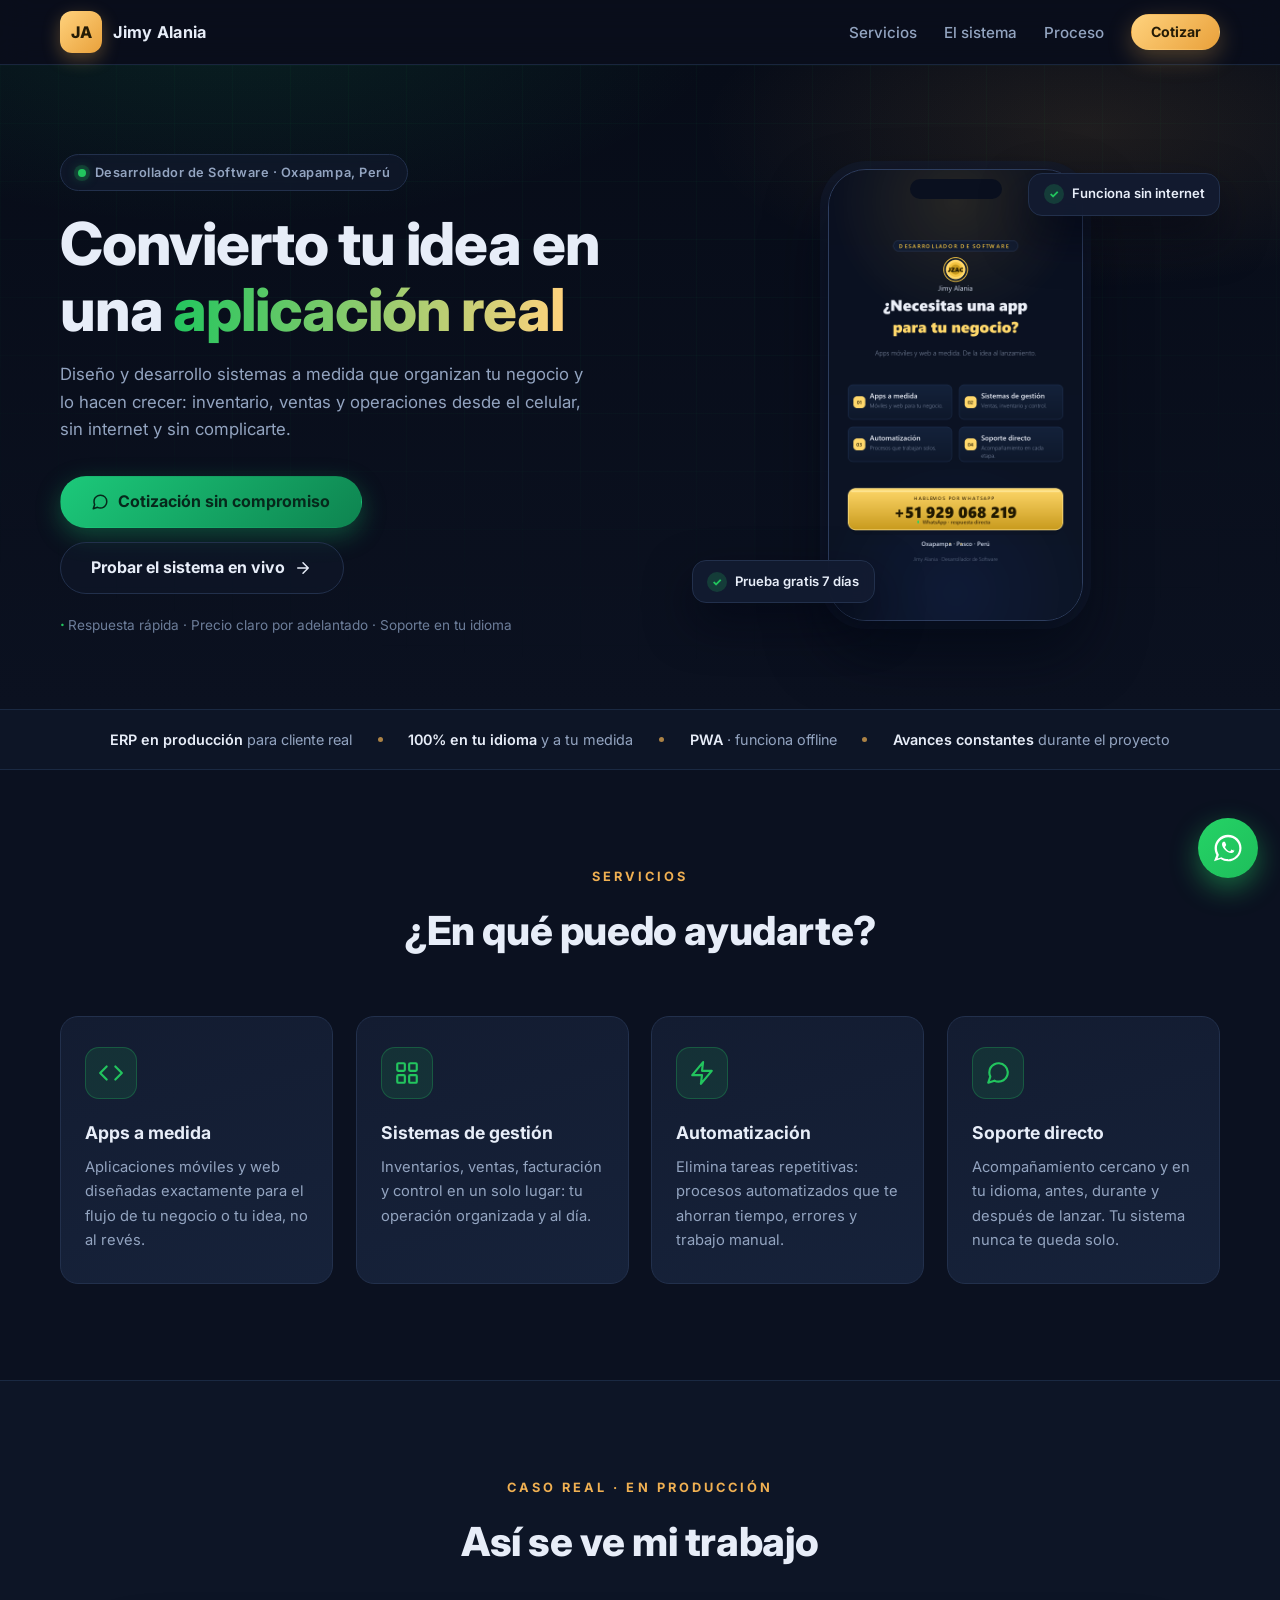
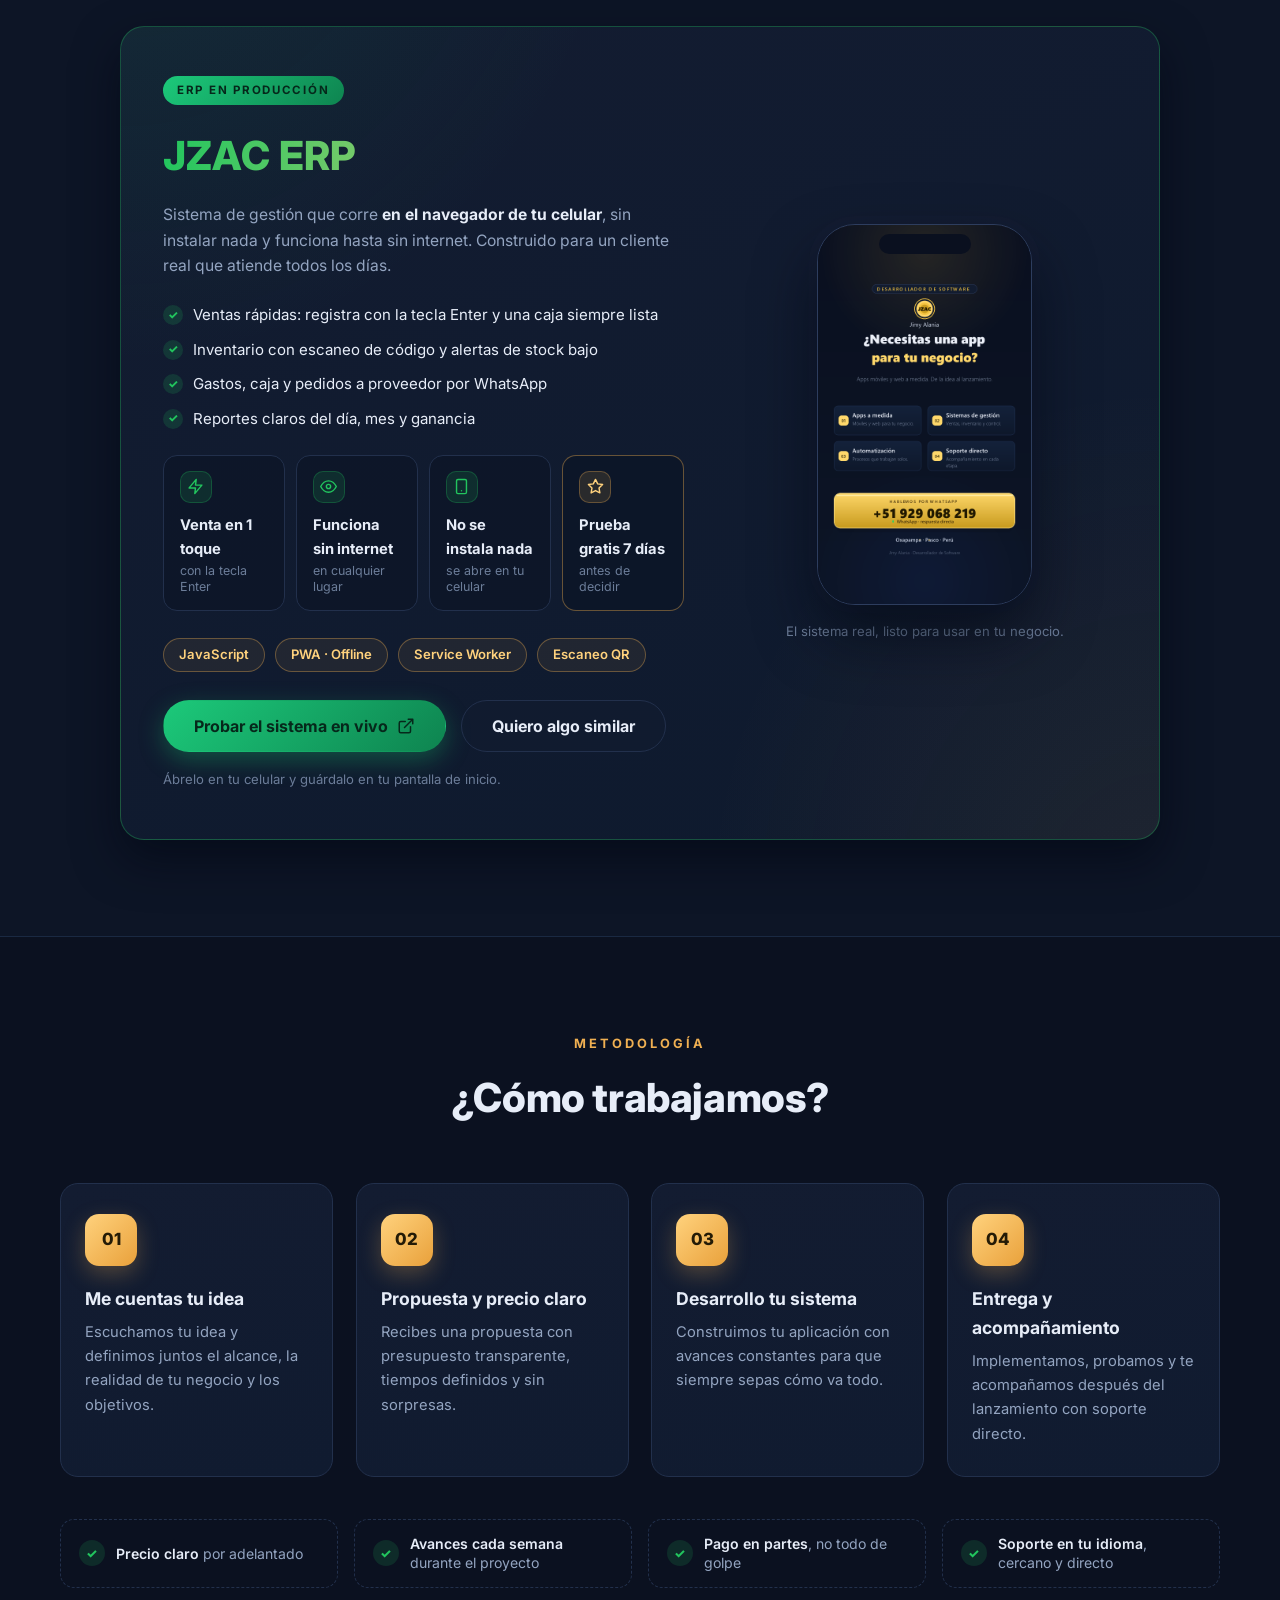
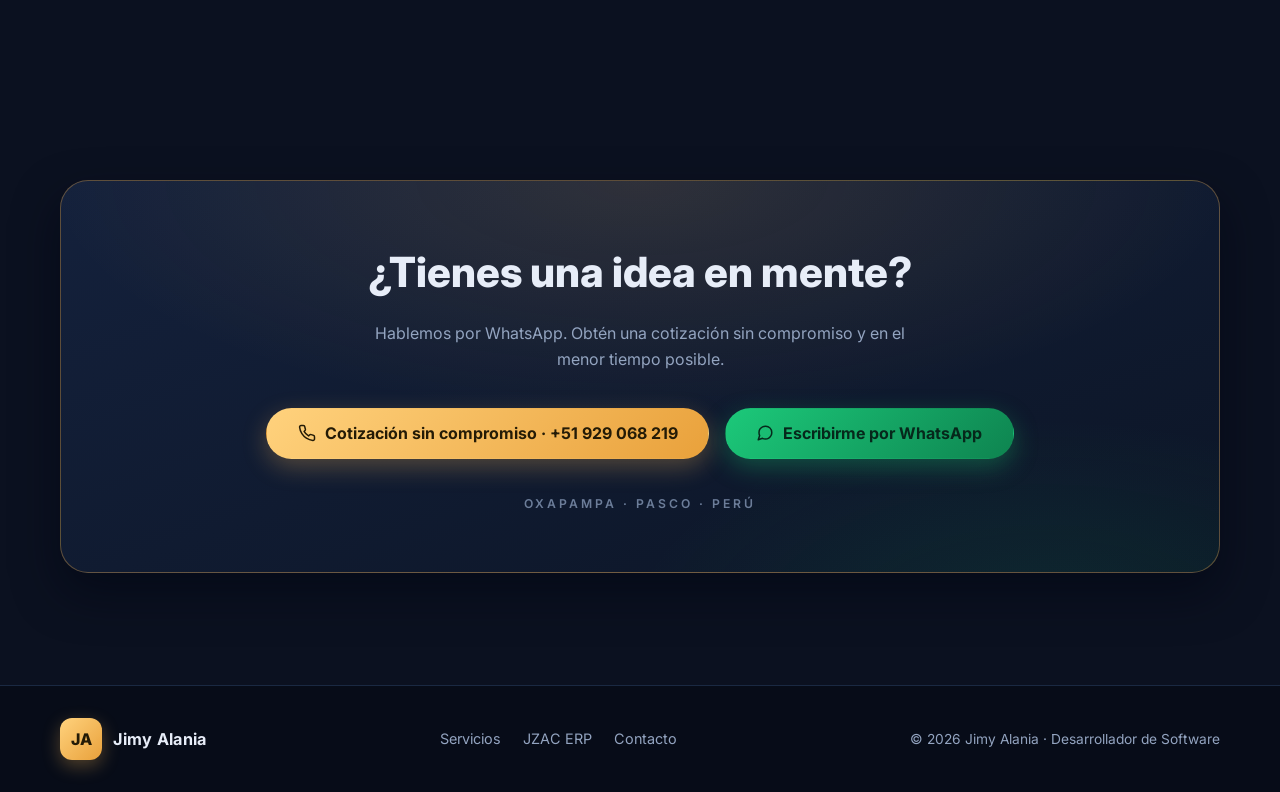
<file: index.html>
<!DOCTYPE html>
<html lang="es">
<head>
  <meta charset="UTF-8">
  <meta name="viewport" content="width=device-width, initial-scale=1.0">
  <title>Jimy Alania | Aplicaciones a medida y sistemas de gestión</title>
  <meta name="description" content="Portafolio de Jimy Alania. Convierto tu idea en una aplicación real: sistemas de gestión, apps a medida, automatización y soporte directo. Conoce JZAC ERP, un sistema en producción.">
  <meta name="theme-color" content="#0B1120">
  <link rel="icon" type="image/png" href="icono_jzac_erp.png">
  <!-- Open Graph -->
  <meta property="og:title" content="Jimy Alania | Aplicaciones a medida y sistemas de gestión">
  <meta property="og:description" content="Convierto tu idea en una aplicación real. Sistemas de gestión, apps a medida, automatización y soporte directo.">
  <meta property="og:type" content="website">
  <meta property="og:url" content="https://jzac-alania.github.io/">
  <meta property="og:image" content="https://jzac-alania.github.io/logo_jzac.png">
  <!-- Google Fonts -->
  <link rel="preconnect" href="https://fonts.googleapis.com">
  <link rel="preconnect" href="https://fonts.gstatic.com" crossorigin>
  <link href="https://fonts.googleapis.com/css2?family=Inter:wght@400;500;600;700;800&display=swap" rel="stylesheet">
  <link rel="stylesheet" href="styles.css">
</head>
<body>

  <!-- ===== PRELOADER ===== -->
  <div class="preloader" id="preloader" aria-hidden="true">
    <div class="preloader-inner">
      <span class="logo-mark">JA</span>
      <div class="spinner" aria-hidden="true"></div>
      <p>Jimy Alania</p>
    </div>
  </div>
  <div class="scroll-progress" id="scroll-progress" aria-hidden="true"></div>

  <!-- ===== NAVBAR ===== -->
  <header class="navbar" id="top">
    <div class="container nav-inner">
      <a href="#top" class="navbar-logo">
        <span class="logo-mark">JA</span>
        <span class="logo-name">Jimy Alania</span>
      </a>
      <nav class="nav-links" id="nav-links">
        <a href="#servicios">Servicios</a>
        <a href="#sistema">El sistema</a>
        <a href="#proceso">Proceso</a>
        <a href="#contacto" class="btn btn-small btn-gold">Cotizar</a>
      </nav>
      <button class="nav-toggle" id="nav-toggle" aria-label="Abrir menú" aria-expanded="false">
        <span></span><span></span><span></span>
      </button>
    </div>
  </header>

  <main>

    <!-- ===== HERO ===== -->
    <section class="hero">
      <div class="hero-bg" aria-hidden="true"></div>
      <div class="container hero-grid">
        <div class="hero-copy">
          <p class="pill hero-in" style="--d:0">
            <span class="pill-dot"></span>
            Desarrollador de Software · Oxapampa, Perú
          </p>
          <h1 class="hero-title hero-in" style="--d:1">Convierto tu idea en una <span class="grad-text">aplicación real</span></h1>
          <p class="hero-sub hero-in" style="--d:2">
            Diseño y desarrollo sistemas a medida que organizan tu negocio y lo hacen crecer:
            inventario, ventas y operaciones desde el celular, sin internet y sin complicarte.
          </p>
          <div class="hero-actions hero-in" style="--d:3">
            <a class="btn btn-green btn-lg" href="https://wa.me/51929068219?text=Hola%20Jimy%2C%20vi%20tu%20portafolio%20y%20me%20interesa%20una%20cotizaci%C3%B3n" target="_blank" rel="noopener">
              <svg viewBox="0 0 24 24" fill="none" stroke="currentColor" stroke-width="2" stroke-linecap="round" stroke-linejoin="round" aria-hidden="true"><path d="M21 11.5a8.38 8.38 0 0 1-.9 3.8 8.5 8.5 0 0 1-7.6 4.7 8.38 8.38 0 0 1-3.8-.9L3 21l1.9-5.7a8.38 8.38 0 0 1-.9-3.8 8.5 8.5 0 0 1 4.7-7.6 8.38 8.38 0 0 1 3.8-.9h.5a8.48 8.48 0 0 1 8 8v.5z"/></svg>
              Cotización sin compromiso
            </a>
            <a class="btn btn-ghost btn-lg" href="erp/">
              Probar el sistema en vivo
              <svg viewBox="0 0 24 24" fill="none" stroke="currentColor" stroke-width="2" stroke-linecap="round" stroke-linejoin="round" aria-hidden="true"><path d="M5 12h14M12 5l7 7-7 7"/></svg>
            </a>
          </div>
          <p class="hero-note hero-in" style="--d:4">Respuesta rápida · Precio claro por adelantado · Soporte en tu idioma</p>
        </div>

        <div class="hero-visual">
          <div class="phone hero-in" style="--d:5">
            <div class="phone-notch" aria-hidden="true"></div>
            <img src="banner_estado_whatsapp.png" alt="Vista del sistema JZAC ERP desde el celular" loading="eager">
          </div>
          <div class="float-card float-a">
            <span class="float-check">✓</span>
            Funciona sin internet
          </div>
          <div class="float-card float-b">
            <span class="float-check">✓</span>
            Prueba gratis 7 días
          </div>
        </div>
      </div>
    </section>

    <!-- ===== TRUST STRIP ===== -->
    <section class="strip" aria-label="Beneficios">
      <div class="container strip-inner">
        <span class="strip-item"><b>ERP en producción</b> para cliente real</span>
        <span class="strip-sep" aria-hidden="true"></span>
        <span class="strip-item"><b>100% en tu idioma</b> y a tu medida</span>
        <span class="strip-sep" aria-hidden="true"></span>
        <span class="strip-item"><b>PWA</b> · funciona offline</span>
        <span class="strip-sep" aria-hidden="true"></span>
        <span class="strip-item"><b>Avances constantes</b> durante el proyecto</span>
      </div>
    </section>

    <!-- ===== SERVICIOS ===== -->
    <section class="section" id="servicios">
      <div class="container">
        <p class="section-eyebrow">Servicios</p>
        <h2 class="section-title">¿En qué puedo ayudarte?</h2>
        <div class="grid services-grid">
          <article class="card reveal">
            <div class="card-icon" aria-hidden="true">
              <svg viewBox="0 0 24 24" fill="none" stroke="currentColor" stroke-width="2" stroke-linecap="round" stroke-linejoin="round"><polyline points="16 18 22 12 16 6"/><polyline points="8 6 2 12 8 18"/></svg>
            </div>
            <h3>Apps a medida</h3>
            <p>Aplicaciones móviles y web diseñadas exactamente para el flujo de tu negocio o tu idea, no al revés.</p>
          </article>
          <article class="card reveal">
            <div class="card-icon" aria-hidden="true">
              <svg viewBox="0 0 24 24" fill="none" stroke="currentColor" stroke-width="2" stroke-linecap="round" stroke-linejoin="round"><rect x="3" y="3" width="7" height="7" rx="1"/><rect x="14" y="3" width="7" height="7" rx="1"/><rect x="14" y="14" width="7" height="7" rx="1"/><rect x="3" y="14" width="7" height="7" rx="1"/></svg>
            </div>
            <h3>Sistemas de gestión</h3>
            <p>Inventarios, ventas, facturación y control en un solo lugar: tu operación organizada y al día.</p>
          </article>
          <article class="card reveal">
            <div class="card-icon" aria-hidden="true">
              <svg viewBox="0 0 24 24" fill="none" stroke="currentColor" stroke-width="2" stroke-linecap="round" stroke-linejoin="round"><polygon points="13 2 3 14 12 14 11 22 21 10 12 10 13 2"/></svg>
            </div>
            <h3>Automatización</h3>
            <p>Elimina tareas repetitivas: procesos automatizados que te ahorran tiempo, errores y trabajo manual.</p>
          </article>
          <article class="card reveal">
            <div class="card-icon" aria-hidden="true">
              <svg viewBox="0 0 24 24" fill="none" stroke="currentColor" stroke-width="2" stroke-linecap="round" stroke-linejoin="round"><path d="M21 11.5a8.38 8.38 0 0 1-.9 3.8 8.5 8.5 0 0 1-7.6 4.7 8.38 8.38 0 0 1-3.8-.9L3 21l1.9-5.7a8.38 8.38 0 0 1-.9-3.8 8.5 8.5 0 0 1 4.7-7.6 8.38 8.38 0 0 1 3.8-.9h.5a8.48 8.48 0 0 1 8 8v.5z"/></svg>
            </div>
            <h3>Soporte directo</h3>
            <p>Acompañamiento cercano y en tu idioma, antes, durante y después de lanzar. Tu sistema nunca te queda solo.</p>
          </article>
        </div>
      </div>
    </section>

    <!-- ===== PROYECTO / SISTEMA ===== -->
    <section class="section section-alt" id="sistema">
      <div class="container">
        <p class="section-eyebrow">Caso real · en producción</p>
        <h2 class="section-title">Así se ve mi trabajo</h2>

        <article class="featured reveal">
          <div class="featured-copy">
            <span class="featured-badge">ERP en producción</span>
            <h3 class="featured-title">JZAC ERP</h3>
            <p class="featured-desc">
              Sistema de gestión que corre <b>en el navegador de tu celular</b>, sin instalar nada y
              funciona hasta sin internet. Construido para un cliente real que atiende todos los días.
            </p>
            <ul class="feature-check">
              <li>Ventas rápidas: registra con la tecla Enter y una caja siempre lista</li>
              <li>Inventario con escaneo de código y alertas de stock bajo</li>
              <li>Gastos, caja y pedidos a proveedor por WhatsApp</li>
              <li>Reportes claros del día, mes y ganancia</li>
            </ul>
            <div class="sell-points">
              <div class="sell-point">
                <span class="sell-ico" aria-hidden="true">
                  <svg viewBox="0 0 24 24" fill="none" stroke="currentColor" stroke-width="2" stroke-linecap="round" stroke-linejoin="round"><polyline points="13 2 3 14 12 14 11 22 21 10 12 10 13 2"/></svg>
                </span>
                <b>Venta en 1 toque</b>
                <small>con la tecla Enter</small>
              </div>
              <div class="sell-point">
                <span class="sell-ico" aria-hidden="true">
                  <svg viewBox="0 0 24 24" fill="none" stroke="currentColor" stroke-width="2" stroke-linecap="round" stroke-linejoin="round"><path d="M1 12s4-8 11-8 11 8 11 8-4 8-11 8-11-8-11-8z"/><circle cx="12" cy="12" r="3"/></svg>
                </span>
                <b>Funciona sin internet</b>
                <small>en cualquier lugar</small>
              </div>
              <div class="sell-point">
                <span class="sell-ico" aria-hidden="true">
                  <svg viewBox="0 0 24 24" fill="none" stroke="currentColor" stroke-width="2" stroke-linecap="round" stroke-linejoin="round"><rect x="5" y="2" width="14" height="20" rx="2" ry="2"/><line x1="12" y1="18" x2="12.01" y2="18"/></svg>
                </span>
                <b>No se instala nada</b>
                <small>se abre en tu celular</small>
              </div>
              <div class="sell-point sell-point-gold">
                <span class="sell-ico" aria-hidden="true">
                  <svg viewBox="0 0 24 24" fill="none" stroke="currentColor" stroke-width="2" stroke-linecap="round" stroke-linejoin="round"><polygon points="12 2 15.09 8.26 22 9.27 17 14.14 18.18 21.02 12 17.77 5.82 21.02 7 14.14 2 9.27 8.91 8.26 12 2"/></svg>
                </span>
                <b>Prueba gratis 7 días</b>
                <small>antes de decidir</small>
              </div>
            </div>
            <ul class="tech-list" aria-label="Tecnología">
              <li>JavaScript</li>
              <li>PWA · Offline</li>
              <li>Service Worker</li>
              <li>Escaneo QR</li>
            </ul>
            <div class="featured-actions">
              <a class="btn btn-green btn-lg" href="erp/" target="_blank" rel="noopener">
                Probar el sistema en vivo
                <svg viewBox="0 0 24 24" fill="none" stroke="currentColor" stroke-width="2" stroke-linecap="round" stroke-linejoin="round" aria-hidden="true"><path d="M18 13v6a2 2 0 0 1-2 2H5a2 2 0 0 1-2-2V8a2 2 0 0 1 2-2h6M15 3h6v6M10 14L21 3"/></svg>
              </a>
              <a class="btn btn-ghost btn-lg" href="https://wa.me/51929068219?text=Hola%20Jimy%2C%20quiero%20un%20sistema%20como%20el%20JZAC%20ERP%20para%20mi%20negocio" target="_blank" rel="noopener">Quiero algo similar</a>
            </div>
            <p class="featured-note">Ábrelo en tu celular y guárdalo en tu pantalla de inicio.</p>
          </div>

          <div class="featured-visual">
            <div class="phone phone-small">
              <div class="phone-notch" aria-hidden="true"></div>
              <img src="banner_estado_whatsapp.png" alt="Captura del sistema JZAC ERP en un celular" loading="lazy">
            </div>
            <p class="visual-caption">El sistema real, listo para usar en tu negocio.</p>
          </div>
        </article>
      </div>
    </section>

    <!-- ===== PROCESO ===== -->
    <section class="section" id="proceso">
      <div class="container">
        <p class="section-eyebrow">Metodología</p>
        <h2 class="section-title">¿Cómo trabajamos?</h2>
        <ol class="steps">
          <li class="step reveal">
            <span class="step-num">01</span>
            <h3>Me cuentas tu idea</h3>
            <p>Escuchamos tu idea y definimos juntos el alcance, la realidad de tu negocio y los objetivos.</p>
          </li>
          <li class="step reveal">
            <span class="step-num">02</span>
            <h3>Propuesta y precio claro</h3>
            <p>Recibes una propuesta con presupuesto transparente, tiempos definidos y sin sorpresas.</p>
          </li>
          <li class="step reveal">
            <span class="step-num">03</span>
            <h3>Desarrollo tu sistema</h3>
            <p>Construimos tu aplicación con avances constantes para que siempre sepas cómo va todo.</p>
          </li>
          <li class="step reveal">
            <span class="step-num">04</span>
            <h3>Entrega y acompañamiento</h3>
            <p>Implementamos, probamos y te acompañamos después del lanzamiento con soporte directo.</p>
          </li>
        </ol>
        <div class="guarantees" aria-label="Garantías">
          <div class="guarantee">
            <span class="guarantee-icon">✓</span>
            <p><b>Precio claro</b> por adelantado</p>
          </div>
          <div class="guarantee">
            <span class="guarantee-icon">✓</span>
            <p><b>Avances cada semana</b> durante el proyecto</p>
          </div>
          <div class="guarantee">
            <span class="guarantee-icon">✓</span>
            <p><b>Pago en partes</b>, no todo de golpe</p>
          </div>
          <div class="guarantee">
            <span class="guarantee-icon">✓</span>
            <p><b>Soporte en tu idioma</b>, cercano y directo</p>
          </div>
        </div>
      </div>
    </section>

    <!-- ===== CONTACTO / CTA ===== -->
    <section class="section section-cta" id="contacto">
      <div class="container">
        <div class="cta-box reveal">
          <h2 class="cta-title">¿Tienes una idea en mente?</h2>
          <p class="cta-sub">Hablemos por WhatsApp. Obtén una cotización sin compromiso y en el menor tiempo posible.</p>
          <div class="cta-actions">
            <a href="tel:+51929068219" class="btn btn-gold btn-lg">
              <svg viewBox="0 0 24 24" fill="none" stroke="currentColor" stroke-width="2" stroke-linecap="round" stroke-linejoin="round" aria-hidden="true"><path d="M22 16.92v3a2 2 0 0 1-2.18 2 19.79 19.79 0 0 1-8.63-3.07 19.5 19.5 0 0 1-6-6 19.79 19.79 0 0 1-3.07-8.67A2 2 0 0 1 4.11 2h3a2 2 0 0 1 2 1.72c.127.96.361 1.903.7 2.81a2 2 0 0 1-.45 2.11L8.09 9.91a16 16 0 0 0 6 6l1.27-1.27a2 2 0 0 1 2.11-.45c.907.339 1.85.573 2.81.7A2 2 0 0 1 22 16.92z"/></svg>
              Cotización sin compromiso · +51 929 068 219
            </a>
            <a href="https://wa.me/51929068219?text=Hola%20Jimy%20%F0%9F%91%8B%20vi%20tu%20portafolio%2C%20me%20gustar%C3%ADa%20cotizar" class="btn btn-green btn-lg" target="_blank" rel="noopener">
              <svg viewBox="0 0 24 24" fill="none" stroke="currentColor" stroke-width="2" stroke-linecap="round" stroke-linejoin="round" aria-hidden="true"><path d="M21 11.5a8.38 8.38 0 0 1-.9 3.8 8.5 8.5 0 0 1-7.6 4.7 8.38 8.38 0 0 1-3.8-.9L3 21l1.9-5.7a8.38 8.38 0 0 1-.9-3.8 8.5 8.5 0 0 1 4.7-7.6 8.38 8.38 0 0 1 3.8-.9h.5a8.48 8.48 0 0 1 8 8v.5z"/></svg>
              Escribirme por WhatsApp
            </a>
          </div>
          <p class="cta-loc">Oxapampa · Pasco · Perú</p>
        </div>
      </div>
    </section>
  </main>

  <!-- ===== FOOTER ===== -->
  <footer class="footer">
    <div class="container footer-inner">
      <a href="#top" class="navbar-logo">
        <span class="logo-mark">JA</span>
        <span class="logo-name">Jimy Alania</span>
      </a>
      <nav class="footer-links" aria-label="Enlaces">
        <a href="#servicios">Servicios</a>
        <a href="erp/" target="_blank" rel="noopener">JZAC ERP</a>
        <a href="#contacto">Contacto</a>
      </nav>
      <p>&copy; <span id="year">2026</span> Jimy Alania · Desarrollador de Software</p>
    </div>
  </footer>

  <!-- ===== WHATSAPP FLOTANTE ===== -->
  <a class="whatsapp-float" href="https://wa.me/51929068219?text=Hola%20Jimy%20%F0%9F%91%8B" target="_blank" rel="noopener" aria-label="Escríbeme por WhatsApp">
    <svg viewBox="0 0 32 32" xmlns="http://www.w3.org/2000/svg" aria-hidden="true">
      <path d="M16 2.7c-7.4 0-13.4 6-13.4 13.4 0 2.4.6 4.7 1.8 6.8L2 29.3l6.6-2.2a13.3 13.3 0 0 0 7.4 2.2h.1c7.4 0 13.4-6 13.4-13.4S23.4 2.7 16 2.7zm0 24.4h-.1c-2.1 0-4.2-.6-6-1.6l-.4-.3-3.9 1.3 1.3-3.8-.3-.5a11 11 0 0 1-1.7-5.9c0-6.1 5-11.1 11.2-11.1 3 0 5.8 1.2 7.9 3.2a11.1 11.1 0 0 1 3.3 7.9c0 6.1-5 11.1-11.3 11.1zm6.2-8.3c-.3-.2-2-1-2.3-1.1-.3-.1-.5-.2-.7.2-.2.3-.8 1.1-1 1.3-.2.2-.4.2-.7.1-.3-.2-1.4-.5-2.6-1.6-1-1-1.6-2.1-1.8-2.5-.2-.3 0-.5.1-.6.2-.2.4-.4.5-.7.2-.3.2-.5.4-.7.1-.3 0-.5 0-.7-.1-.2-.7-1.7-1-2.3-.2-.6-.5-.5-.7-.5h-.6c-.2 0-.5.1-.8.4-.3.3-1 1-1 2.5s1.1 2.9 1.2 3.1c.2.2 2.1 3.2 5.1 4.5.7.3 1.3.5 1.7.6.7.2 1.4.2 1.9.1.6-.1 1.9-.8 2.1-1.5.3-.7.3-1.4.2-1.5-.1-.1-.3-.2-.6-.4z"/>
    </svg>
  </a>

  <script src="script.js"></script>
</body>
</html>
</file>
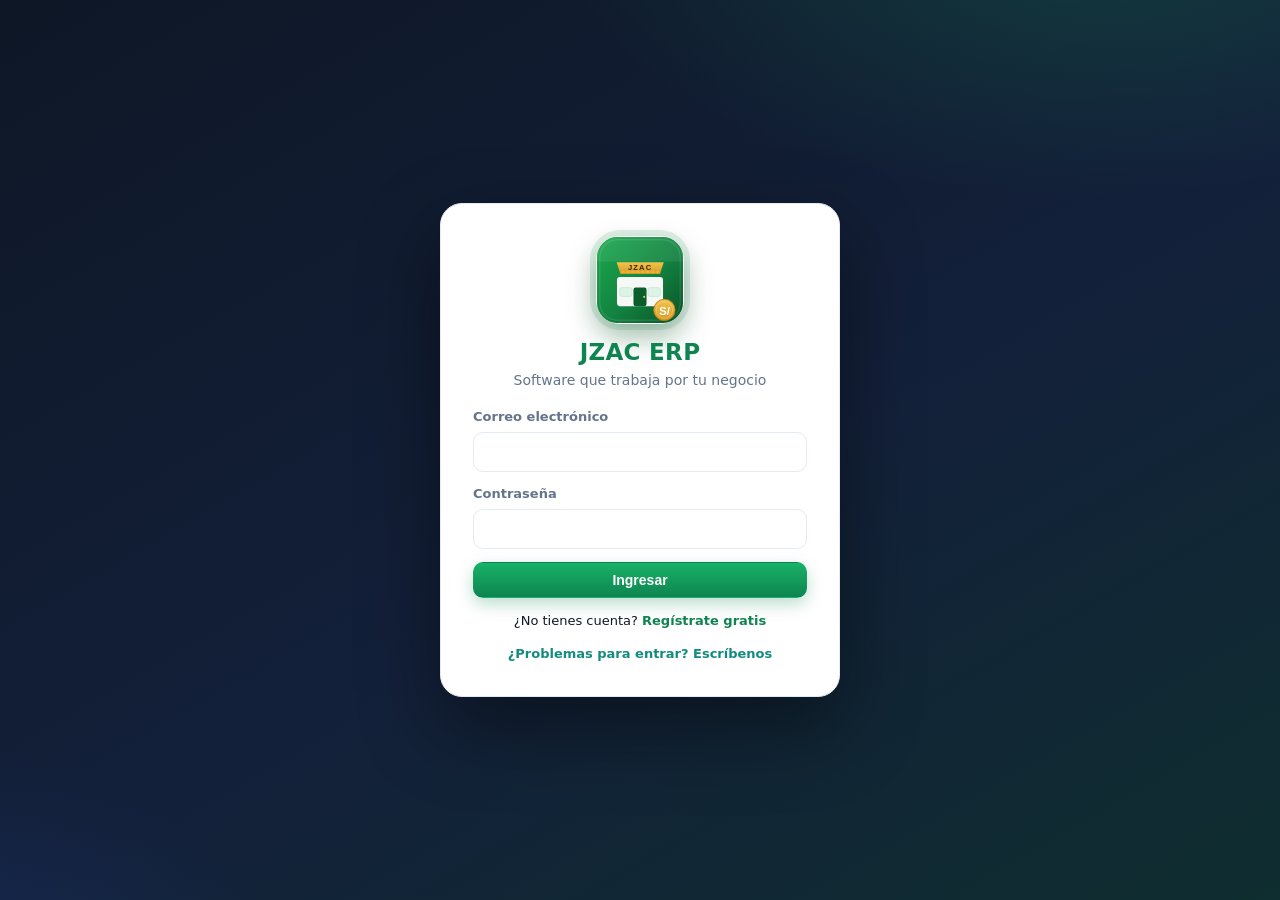
<file: erp/index.html>
<!DOCTYPE html>
<html lang="es">
<head>
  <meta charset="UTF-8">
  <meta name="viewport" content="width=device-width, initial-scale=1.0, viewport-fit=cover">
  <meta name="theme-color" content="#147D3B">
  <meta name="mobile-web-app-capable" content="yes">
  <meta name="apple-mobile-web-app-capable" content="yes">
  <meta name="apple-mobile-web-app-status-bar-style" content="default">
  <meta name="apple-mobile-web-app-title" content="JZAC ERP">
  <meta name="description" content="JZAC ERP - Sistema de gestion empresarial: ventas, inventario, fiados y reportes.">
  <title>JZAC ERP</title>
  <link rel="manifest" href="./manifest.json">
  <link rel="apple-touch-icon" href="./icons/icon-192.png">
  <link rel="icon" href="./icons/icon-192.png">
  <link rel="stylesheet" href="./css/app.css">
</head>
<body>
  <div id="toast"></div>
  <div id="modal-root"></div>
  <div id="app">
    <div id="splash" class="splash">
      <img src="./icons/icono.svg" alt="JZAC ERP" class="splash-logo">
      <h1>JZAC ERP</h1>
      <p>Software que trabaja por tu negocio</p>
    </div>
  </div>
  <script src="./js/db.js"></script>
  <script src="./js/license.js"></script>
  <script src="./js/auth.js"></script>
  <script src="./js/ui.js"></script>
  <script src="./js/scanner.js"></script>
  <script src="./js/modules/cajon.js"></script>
  <script src="./js/modules/dashboard.js"></script>
  <script src="./js/modules/ventas.js"></script>
  <script src="./js/modules/inventario.js"></script>
  <script src="./js/modules/clientes.js"></script>
  <script src="./js/modules/fiados.js"></script>
  <script src="./js/modules/proveedores.js"></script>
  <script src="./js/modules/gastos.js"></script>
  <script src="./js/modules/reportes.js"></script>
  <script src="./js/modules/config.js"></script>
  <script src="./js/app.js"></script>
</body>
</html>
</file>
<file: styles.css>
/* ============================================================
   Portafolio — Jimy Alania (v2)
   Tema oscuro coherente con JZAC ERP: azul noche + verde + dorado
   ============================================================ */

:root {
  --bg: #0B1120;
  --bg-deep: #070C18;
  --bg-soft: #0D1526;
  --surface: #131C31;
  --surface-2: #16223A;
  --border: #22304C;
  --border-soft: #1A2942;
  --text: #E7EDF8;
  --text-muted: #93A4C0;
  --muted-2: #6C7D99;
  --verde: #16B96A;
  --verde-bright: #22C55E;
  --verde-dark: #0E8450;
  --dorado: #F0B052;
  --dorado-bright: #FFD27D;
  --dorado-dark: #C98A2E;
  --danger: #E5484D;
  --grad-green: linear-gradient(135deg, #1CC97A, #0E8450);
  --grad-gold: linear-gradient(135deg, #FFD27D, #E9A13B);
  --shadow: 0 20px 45px rgba(2, 6, 18, 0.55);
  --shadow-lift: 0 24px 60px rgba(2, 6, 18, 0.7);
  --radius: 18px;
  --radius-lg: 24px;
}

* {
  margin: 0;
  padding: 0;
  box-sizing: border-box;
}

html {
  scroll-behavior: smooth;
}

body {
  font-family: "Inter", system-ui, -apple-system, "Segoe UI", sans-serif;
  background: var(--bg);
  color: var(--text);
  line-height: 1.65;
  overflow-x: hidden;
}

::selection {
  background: rgba(22, 185, 106, 0.35);
  color: #fff;
}

/* ---------- Preloader ---------- */

.preloader {
  position: fixed;
  inset: 0;
  z-index: 999;
  display: grid;
  place-items: center;
  background: var(--bg-deep);
  transition: opacity 0.6s ease, visibility 0.6s ease;
}

.preloader.done {
  opacity: 0;
  visibility: hidden;
  pointer-events: none;
}

.preloader-inner {
  display: flex;
  flex-direction: column;
  align-items: center;
  gap: 1.4rem;
}

.preloader-inner p {
  font-weight: 600;
  font-size: 0.9rem;
  letter-spacing: 0.06em;
  color: var(--text-muted);
}

.preloader .logo-mark {
  animation: preloader-pulse 1.4s ease-in-out infinite;
}

@keyframes preloader-pulse {
  0%, 100% { transform: scale(1); box-shadow: 0 6px 18px rgba(240, 176, 82, 0.32); }
  50% { transform: scale(1.08); box-shadow: 0 6px 30px rgba(240, 176, 82, 0.55); }
}

.spinner {
  width: 46px;
  height: 46px;
  border-radius: 50%;
  border: 3px solid rgba(34, 197, 94, 0.15);
  border-top-color: var(--verde-bright);
  border-right-color: var(--dorado);
  animation: spin 0.9s linear infinite;
}

@keyframes spin {
  to { transform: rotate(360deg); }
}

/* ---------- Barra de progreso de scroll ---------- */

.scroll-progress {
  position: fixed;
  top: 0;
  left: 0;
  height: 3px;
  width: 0;
  z-index: 200;
  background: linear-gradient(90deg, var(--verde-bright), var(--dorado));
  box-shadow: 0 1px 8px rgba(34, 197, 94, 0.5);
  pointer-events: none;
}

img {
  max-width: 100%;
  display: block;
}

.container {
  width: min(1160px, 92%);
  margin-inline: auto;
}

a {
  color: inherit;
  text-decoration: none;
}

.grad-text {
  background: linear-gradient(92deg, var(--verde-bright), var(--dorado-bright));
  -webkit-background-clip: text;
  background-clip: text;
  -webkit-text-fill-color: transparent;
  color: transparent;
}

.pill {
  display: inline-flex;
  align-items: center;
  gap: 0.55rem;
  font-size: 0.8rem;
  font-weight: 600;
  letter-spacing: 0.04em;
  color: var(--text-muted);
  border: 1px solid var(--border);
  background: rgba(19, 28, 49, 0.6);
  padding: 0.45rem 1.05rem;
  border-radius: 999px;
  backdrop-filter: blur(6px);
}

.pill-dot {
  width: 8px;
  height: 8px;
  border-radius: 50%;
  background: var(--verde-bright);
  box-shadow: 0 0 0 4px rgba(34, 197, 94, 0.18), 0 0 12px rgba(34, 197, 94, 0.6);
}

/* ---------- Botones ---------- */

.btn {
  display: inline-flex;
  align-items: center;
  justify-content: center;
  gap: 0.55rem;
  padding: 0.8rem 1.6rem;
  border-radius: 999px;
  font-weight: 700;
  font-size: 0.95rem;
  line-height: 1.2;
  border: 1px solid transparent;
  transition: transform 0.2s ease, box-shadow 0.2s ease, background 0.2s ease, border-color 0.2s ease;
  white-space: nowrap;
}

.btn svg {
  width: 18px;
  height: 18px;
  flex-shrink: 0;
}

.btn-lg {
  padding: 0.95rem 1.9rem;
  font-size: 1rem;
}

.btn-small {
  padding: 0.55rem 1.15rem;
  font-size: 0.88rem;
}

.btn-green {
  background: var(--grad-green);
  color: #06281B;
  box-shadow: 0 8px 24px rgba(22, 185, 106, 0.35);
}

.btn-green:hover {
  transform: translateY(-3px);
  box-shadow: 0 14px 34px rgba(22, 185, 106, 0.45);
  color: #04180F;
}

.btn-gold {
  background: var(--grad-gold);
  color: #241B06;
  box-shadow: 0 8px 24px rgba(240, 176, 82, 0.3);
}

.btn-gold:hover {
  transform: translateY(-3px);
  box-shadow: 0 14px 34px rgba(240, 176, 82, 0.4);
}

.btn-ghost {
  border-color: var(--border);
  color: var(--text);
  background: rgba(19, 28, 49, 0.4);
}

.btn-ghost:hover {
  border-color: var(--dorado);
  color: var(--dorado-bright);
  transform: translateY(-3px);
}

/* ---------- Navbar ---------- */

.navbar {
  position: sticky;
  top: 0;
  z-index: 100;
  background: rgba(9, 14, 26, 0.78);
  backdrop-filter: blur(14px);
  -webkit-backdrop-filter: blur(14px);
  border-bottom: 1px solid rgba(34, 48, 76, 0.7);
}

.nav-inner {
  display: flex;
  align-items: center;
  justify-content: space-between;
  padding: 0.7rem 0;
  gap: 1rem;
}

.navbar-logo {
  display: flex;
  align-items: center;
  gap: 0.7rem;
}

.logo-mark {
  display: inline-grid;
  place-items: center;
  width: 42px;
  height: 42px;
  border-radius: 12px;
  font-weight: 800;
  font-size: 1rem;
  color: #241B06;
  background: var(--grad-gold);
  box-shadow: 0 6px 18px rgba(240, 176, 82, 0.32);
}

.logo-name {
  font-weight: 700;
  letter-spacing: 0.02em;
  font-size: 1.02rem;
}

.nav-links {
  display: flex;
  align-items: center;
  gap: 1.7rem;
  list-style: none;
}

.nav-links a:not(.btn) {
  color: var(--text-muted);
  font-weight: 500;
  font-size: 0.95rem;
  transition: color 0.2s ease;
}

.nav-links a:not(.btn):hover {
  color: var(--verde-bright);
}

.nav-toggle {
  display: none;
  flex-direction: column;
  gap: 5px;
  background: none;
  border: 1px solid var(--border);
  border-radius: 10px;
  padding: 9px 10px;
  cursor: pointer;
}

.nav-toggle span {
  width: 20px;
  height: 2px;
  background: var(--text);
  border-radius: 2px;
  transition: transform 0.25s ease, opacity 0.25s ease;
}

/* ---------- Hero ---------- */

.hero {
  position: relative;
  padding: 2rem 0 4.5rem;
  overflow: hidden;
  background:
    radial-gradient(ellipse 65% 55% at 18% -8%, rgba(22, 185, 106, 0.12), transparent 60%),
    radial-gradient(ellipse 55% 45% at 85% 10%, rgba(240, 176, 82, 0.10), transparent 55%),
    linear-gradient(180deg, var(--bg-deep) 0%, var(--bg) 100%);
}

.hero-bg {
  position: absolute;
  inset: 0;
  pointer-events: none;
  background-image:
    linear-gradient(rgba(34, 197, 94, 0.035) 1px, transparent 1px),
    linear-gradient(90deg, rgba(34, 197, 94, 0.035) 1px, transparent 1px);
  background-size: 58px 58px;
  mask-image: radial-gradient(ellipse 85% 75% at 50% 20%, #000 38%, transparent 100%);
  -webkit-mask-image: radial-gradient(ellipse 85% 75% at 50% 20%, #000 38%, transparent 100%);
}

.hero-grid {
  position: relative;
  display: grid;
  grid-template-columns: 1.05fr 0.95fr;
  align-items: center;
  gap: 3rem;
  padding-top: 3.5rem;
}

.hero-copy {
  text-align: left;
}

.hero-title {
  font-size: clamp(2.3rem, 5.2vw, 3.7rem);
  font-weight: 800;
  line-height: 1.12;
  letter-spacing: -0.02em;
  margin: 1.2rem 0 1.1rem;
}

.hero-sub {
  max-width: 540px;
  color: var(--text-muted);
  font-size: 1.05rem;
  margin-bottom: 2rem;
}

.hero-actions {
  display: flex;
  gap: 0.9rem;
  flex-wrap: wrap;
}

.hero-note {
  margin-top: 1.3rem;
  font-size: 0.85rem;
  color: var(--muted-2);
}

.hero-note::before {
  content: "· ";
  color: var(--verde-bright);
  font-weight: 800;
}

/* ----- Animaciones de entrada del hero ----- */

.hero-in {
  opacity: 0;
  animation: hero-up 0.9s cubic-bezier(0.22, 1, 0.36, 1) forwards;
  animation-delay: calc(0.15s + var(--d, 0) * 0.13s);
}

@keyframes hero-up {
  from {
    opacity: 0;
    transform: translateY(28px) scale(0.98);
    filter: blur(5px);
  }
  to {
    opacity: 1;
    transform: translateY(0) scale(1);
    filter: blur(0);
  }
}

.pill-dot {
  animation: dot-blink 2.2s ease-in-out infinite;
}

@keyframes dot-blink {
  0%, 100% { box-shadow: 0 0 0 4px rgba(34, 197, 94, 0.18), 0 0 12px rgba(34, 197, 94, 0.6); }
  50% { box-shadow: 0 0 0 7px rgba(34, 197, 94, 0.06), 0 0 16px rgba(34, 197, 94, 0.35); }
}

/* ----- Mockup de teléfono ----- */

.hero-visual {
  position: relative;
  display: flex;
  justify-content: center;
  padding: 1rem 0;
}

.phone {
  position: relative;
  width: 255px;
  border-radius: 38px;
  border: 1px solid #2D3D5E;
  background: #0A101F;
  box-shadow: 0 30px 60px rgba(2, 6, 18, 0.6), 0 0 0 8px rgba(20, 30, 52, 0.55);
  overflow: hidden;
}

.phone::after {
  content: "";
  position: absolute;
  inset: -1px;
  border-radius: 38px;
  box-shadow: inset 0 1px 0 rgba(255, 255, 255, 0.12);
  pointer-events: none;
}

.phone-notch {
  position: absolute;
  top: 9px;
  left: 50%;
  transform: translateX(-50%);
  width: 92px;
  height: 20px;
  border-radius: 999px;
  background: #0A101F;
  z-index: 3;
}

.phone img {
  width: 100%;
  height: auto;
}

.phone-small {
  width: 215px;
}

.float-card {
  position: absolute;
  display: flex;
  align-items: center;
  gap: 0.5rem;
  font-size: 0.82rem;
  font-weight: 600;
  color: var(--text);
  background: rgba(19, 28, 49, 0.92);
  border: 1px solid var(--border);
  border-radius: 14px;
  padding: 0.6rem 0.9rem;
  box-shadow: var(--shadow);
  backdrop-filter: blur(8px);
  animation: float 5s ease-in-out infinite;
}

.float-check {
  display: inline-grid;
  place-items: center;
  width: 20px;
  height: 20px;
  border-radius: 50%;
  background: rgba(34, 197, 94, 0.2);
  color: var(--verde-bright);
  font-size: 0.7rem;
  font-weight: 800;
  flex-shrink: 0;
}

.float-a {
  top: 4%;
  right: 0;
}

.float-b {
  bottom: 7%;
  left: 0;
  animation-delay: 1.6s;
}

@keyframes float {
  0%, 100% { transform: translateY(0); }
  50% { transform: translateY(-9px); }
}

/* ---------- Strip de confianza ---------- */

.strip {
  border-block: 1px solid var(--border-soft);
  background: var(--bg-soft);
  padding: 1.1rem 0;
}

.strip-inner {
  display: flex;
  align-items: center;
  justify-content: center;
  gap: 1.6rem;
  flex-wrap: wrap;
}

.strip-item {
  color: var(--text-muted);
  font-size: 0.9rem;
}

.strip-item b {
  color: var(--text);
  font-weight: 600;
}

.strip-sep {
  width: 5px;
  height: 5px;
  border-radius: 50%;
  background: var(--dorado);
  opacity: 0.7;
}

/* ---------- Secciones ---------- */

.section {
  padding: 6rem 0;
}

.section-alt {
  background: var(--bg-soft);
  border-block: 1px solid var(--border-soft);
}

.section-eyebrow {
  text-align: center;
  font-size: 0.8rem;
  font-weight: 700;
  text-transform: uppercase;
  letter-spacing: 0.24em;
  color: var(--dorado);
  margin-bottom: 0.7rem;
}

.section-title {
  text-align: center;
  font-size: clamp(1.8rem, 3.6vw, 2.5rem);
  font-weight: 800;
  letter-spacing: -0.01em;
  margin-bottom: 3.2rem;
}

/* ---------- Grid / Servicios ---------- */

.grid {
  display: grid;
  gap: 1.4rem;
}

.services-grid {
  grid-template-columns: repeat(4, 1fr);
}

.card {
  background: linear-gradient(165deg, var(--surface), var(--surface-2));
  border: 1px solid var(--border);
  border-radius: var(--radius);
  padding: 1.9rem 1.5rem;
  transition: transform 0.25s ease, border-color 0.25s ease, box-shadow 0.25s ease;
  position: relative;
  overflow: hidden;
}

.card::before {
  content: "";
  position: absolute;
  top: 0;
  left: 0;
  right: 0;
  height: 2px;
  background: linear-gradient(90deg, transparent, var(--verde-bright), var(--dorado), transparent);
  opacity: 0;
  transition: opacity 0.25s ease;
}

.card:hover {
  transform: translateY(-6px);
  border-color: rgba(34, 197, 94, 0.45);
  box-shadow: var(--shadow);
}

.card:hover::before {
  opacity: 1;
}

.card-icon {
  display: grid;
  place-items: center;
  width: 52px;
  height: 52px;
  border-radius: 14px;
  color: var(--verde-bright);
  background: rgba(34, 197, 94, 0.12);
  border: 1px solid rgba(34, 197, 94, 0.28);
  margin-bottom: 1.2rem;
}

.card-icon svg {
  width: 26px;
  height: 26px;
}

.card h3 {
  font-size: 1.1rem;
  font-weight: 700;
  margin-bottom: 0.5rem;
}

.card p {
  color: var(--text-muted);
  font-size: 0.92rem;
}

/* ---------- Proyecto destacado ---------- */

.featured {
  display: grid;
  grid-template-columns: 1.15fr 0.85fr;
  gap: 3rem;
  align-items: center;
  max-width: 1040px;
  margin-inline: auto;
  text-align: left;
  padding: 3rem 2.6rem;
  border-radius: var(--radius-lg);
  border: 1px solid rgba(34, 197, 94, 0.32);
  background:
    radial-gradient(ellipse 90% 130% at 0% -30%, rgba(22, 185, 106, 0.13), transparent 55%),
    radial-gradient(ellipse 80% 120% at 100% 110%, rgba(240, 176, 82, 0.08), transparent 55%),
    linear-gradient(160deg, var(--surface), #0E1A2E);
  box-shadow: var(--shadow);
}

.featured-badge {
  display: inline-block;
  font-size: 0.72rem;
  font-weight: 700;
  text-transform: uppercase;
  letter-spacing: 0.15em;
  color: #06281B;
  background: var(--grad-green);
  border-radius: 999px;
  padding: 0.32rem 0.9rem;
  margin-bottom: 1.1rem;
}

.featured-title {
  font-size: clamp(1.8rem, 3.6vw, 2.5rem);
  font-weight: 800;
  letter-spacing: 0.01em;
  margin-bottom: 0.8rem;
  background: linear-gradient(92deg, var(--verde-bright), var(--dorado-bright));
  -webkit-background-clip: text;
  background-clip: text;
  -webkit-text-fill-color: transparent;
  color: transparent;
}

.featured-desc {
  color: var(--text-muted);
  max-width: 560px;
  margin-bottom: 1.5rem;
  font-size: 0.98rem;
}

.featured-desc b {
  color: var(--text);
}

.feature-check {
  list-style: none;
  margin-bottom: 1.5rem;
  display: grid;
  gap: 0.6rem;
}

.feature-check li {
  display: flex;
  gap: 0.65rem;
  align-items: flex-start;
  color: var(--text);
  font-size: 0.94rem;
}

.feature-check li::before {
  content: "✓";
  flex-shrink: 0;
  display: inline-grid;
  place-items: center;
  width: 20px;
  height: 20px;
  margin-top: 2px;
  border-radius: 50%;
  background: rgba(34, 197, 94, 0.16);
  color: var(--verde-bright);
  font-size: 0.72rem;
  font-weight: 800;
}

.tech-list {
  list-style: none;
  display: flex;
  flex-wrap: wrap;
  gap: 0.6rem;
  margin-bottom: 1.8rem;
}

.tech-list li {
  font-size: 0.82rem;
  font-weight: 600;
  color: var(--dorado-bright);
  border: 1px solid rgba(240, 176, 82, 0.35);
  border-radius: 999px;
  padding: 0.3rem 0.95rem;
  background: rgba(240, 176, 82, 0.08);
}

.featured-actions {
  display: flex;
  gap: 0.9rem;
  flex-wrap: wrap;
}

.featured-note {
  margin-top: 1.1rem;
  font-size: 0.82rem;
  color: var(--muted-2);
}

/* ----- Puntos de venta ----- */

.sell-points {
  display: grid;
  grid-template-columns: repeat(4, 1fr);
  gap: 0.7rem;
  margin-bottom: 1.7rem;
}

.sell-point {
  display: flex;
  flex-direction: column;
  gap: 0.1rem;
  padding: 0.9rem 1rem;
  border-radius: 14px;
  border: 1px solid var(--border);
  background: rgba(12, 21, 38, 0.65);
  transition: transform 0.2s ease, border-color 0.2s ease, background 0.2s ease;
}

.sell-point:hover {
  transform: translateY(-4px);
  border-color: rgba(34, 197, 94, 0.5);
  background: rgba(19, 28, 49, 0.85);
}

.sell-point-gold {
  border-color: rgba(240, 176, 82, 0.4);
}

.sell-point-gold:hover {
  border-color: var(--dorado);
}

.sell-ico {
  display: inline-grid;
  place-items: center;
  width: 32px;
  height: 32px;
  border-radius: 10px;
  margin-bottom: 0.55rem;
  color: var(--verde-bright);
  background: rgba(34, 197, 94, 0.13);
  border: 1px solid rgba(34, 197, 94, 0.25);
}

.sell-point-gold .sell-ico {
  color: var(--dorado-bright);
  background: rgba(240, 176, 82, 0.13);
  border-color: rgba(240, 176, 82, 0.3);
}

.sell-ico svg {
  width: 17px;
  height: 17px;
}

.sell-point b {
  font-size: 0.92rem;
  font-weight: 700;
}

.sell-point small {
  font-size: 0.78rem;
  color: var(--muted-2);
  line-height: 1.3;
}

.featured-visual {
  display: flex;
  flex-direction: column;
  align-items: center;
  gap: 1rem;
}

.visual-caption {
  font-size: 0.82rem;
  color: var(--muted-2);
  text-align: center;
}

/* ---------- Proceso ---------- */

.steps {
  list-style: none;
  display: grid;
  grid-template-columns: repeat(4, 1fr);
  gap: 1.4rem;
}

.step {
  padding: 1.9rem 1.5rem;
  border-radius: var(--radius);
  border: 1px solid var(--border);
  background: linear-gradient(165deg, var(--surface), #101B30);
  transition: transform 0.25s ease, border-color 0.25s ease, box-shadow 0.25s ease;
}

.step:hover {
  transform: translateY(-6px);
  border-color: rgba(240, 176, 82, 0.5);
  box-shadow: var(--shadow);
}

.step-num {
  display: inline-grid;
  place-items: center;
  width: 52px;
  height: 52px;
  margin-bottom: 1.1rem;
  border-radius: 14px;
  font-weight: 800;
  font-size: 1.05rem;
  color: #241B06;
  background: var(--grad-gold);
  box-shadow: 0 8px 22px rgba(240, 176, 82, 0.28);
}

.step h3 {
  font-size: 1.1rem;
  font-weight: 700;
  margin-bottom: 0.45rem;
}

.step p {
  color: var(--text-muted);
  font-size: 0.92rem;
}

.guarantees {
  display: grid;
  grid-template-columns: repeat(4, 1fr);
  gap: 1rem;
  margin-top: 2.6rem;
}

.guarantee {
  display: flex;
  align-items: center;
  gap: 0.7rem;
  padding: 0.9rem 1.1rem;
  border: 1px dashed var(--border);
  border-radius: 14px;
}

.guarantee-icon {
  flex-shrink: 0;
  display: inline-grid;
  place-items: center;
  width: 26px;
  height: 26px;
  border-radius: 50%;
  background: rgba(34, 197, 94, 0.15);
  color: var(--verde-bright);
  font-size: 0.8rem;
  font-weight: 800;
}

.guarantee p {
  color: var(--text-muted);
  font-size: 0.88rem;
  line-height: 1.35;
}

.guarantee p b {
  color: var(--text);
  font-weight: 600;
}

/* ---------- CTA ---------- */

.section-cta {
  padding-bottom: 7rem;
}

.cta-box {
  text-align: center;
  padding: 3.6rem 2.4rem;
  border-radius: 28px;
  border: 1px solid rgba(240, 176, 82, 0.35);
  background:
    radial-gradient(ellipse 85% 100% at 50% 0%, rgba(240, 176, 82, 0.13), transparent 60%),
    radial-gradient(ellipse 60% 90% at 85% 115%, rgba(22, 185, 106, 0.12), transparent 60%),
    linear-gradient(160deg, #14213C, #0C1526);
  box-shadow: var(--shadow);
}

.cta-title {
  font-size: clamp(1.8rem, 3.8vw, 2.6rem);
  font-weight: 800;
  margin-bottom: 0.8rem;
}

.cta-sub {
  color: var(--text-muted);
  max-width: 540px;
  margin: 0 auto 2.2rem;
}

.cta-actions {
  display: flex;
  justify-content: center;
  gap: 1rem;
  flex-wrap: wrap;
}

.cta-loc {
  margin-top: 2.2rem;
  font-size: 0.76rem;
  font-weight: 600;
  letter-spacing: 0.25em;
  text-transform: uppercase;
  color: var(--muted-2);
}

/* ---------- Footer ---------- */

.footer {
  border-top: 1px solid var(--border-soft);
  background: var(--bg-deep);
  padding: 2rem 0;
}

.footer-inner {
  display: flex;
  align-items: center;
  justify-content: space-between;
  gap: 1rem;
  flex-wrap: wrap;
}

.footer-links {
  display: flex;
  gap: 1.4rem;
}

.footer-links a {
  color: var(--text-muted);
  font-size: 0.9rem;
  transition: color 0.2s ease;
}

.footer-links a:hover {
  color: var(--verde-bright);
}

.footer p {
  color: var(--text-muted);
  font-size: 0.86rem;
}

/* ---------- WhatsApp flotante ---------- */

.whatsapp-float {
  position: fixed;
  right: 22px;
  bottom: 22px;
  z-index: 60;
  display: grid;
  place-items: center;
  width: 60px;
  height: 60px;
  border-radius: 50%;
  background: linear-gradient(135deg, #25D366, #1EBE5B);
  box-shadow: 0 10px 28px rgba(37, 211, 102, 0.45);
  transition: transform 0.2s ease, box-shadow 0.2s ease;
}

.whatsapp-float:hover {
  transform: scale(1.1);
  box-shadow: 0 14px 36px rgba(37, 211, 102, 0.55);
}

.whatsapp-float svg {
  width: 32px;
  height: 32px;
  fill: #fff;
}

/* ---------- Animaciones al hacer scroll ---------- */

.reveal {
  opacity: 0;
  transform: translateY(26px);
  transition: opacity 0.7s ease, transform 0.7s cubic-bezier(0.22, 1, 0.36, 1);
}

.reveal.is-visible {
  opacity: 1;
  transform: translateY(0);
}

/* Escalonado al hacer scroll */
.services-grid .reveal.is-visible:nth-child(2),
.steps .reveal.is-visible:nth-child(2) {
  transition-delay: 90ms;
}

.services-grid .reveal.is-visible:nth-child(3),
.steps .reveal.is-visible:nth-child(3) {
  transition-delay: 180ms;
}

.services-grid .reveal.is-visible:nth-child(4),
.steps .reveal.is-visible:nth-child(4) {
  transition-delay: 270ms;
}

@media (prefers-reduced-motion: reduce) {
  * {
    animation: none !important;
    transition: none !important;
  }
  html {
    scroll-behavior: auto;
  }
  .reveal,
  .hero-in,
  .preloader .logo-mark {
    opacity: 1;
    transform: none;
    filter: none;
  }
  .preloader {
    display: none;
  }
  .scroll-progress {
    display: none;
  }
}

/* ---------- Responsivo ---------- */

@media (max-width: 1020px) {
  .services-grid {
    grid-template-columns: repeat(2, 1fr);
  }

  .steps,
  .guarantees {
    grid-template-columns: repeat(2, 1fr);
  }

  .hero-grid {
    grid-template-columns: 1fr;
    text-align: center;
  }

  .hero-copy {
    text-align: center;
  }

  .hero-sub,
  .hero-note {
    margin-left: auto;
    margin-right: auto;
  }

  .hero-actions {
    justify-content: center;
  }

  .featured {
    grid-template-columns: 1fr;
    text-align: center;
  }

  .featured-desc,
  .featured-note {
    margin-left: auto;
    margin-right: auto;
  }

  .feature-check {
    max-width: 520px;
    margin-inline: auto;
    text-align: left;
  }

  .featured-actions,
  .tech-list {
    justify-content: center;
  }
}

@media (max-width: 700px) {
  .nav-links {
    position: fixed;
    inset: 64px 0 auto 0;
    flex-direction: column;
    gap: 0;
    background: rgba(9, 14, 26, 0.97);
    border-bottom: 1px solid var(--border);
    padding: 0.6rem 1rem 1.2rem;
    align-items: stretch;
    transform: translateY(-130%);
    transition: transform 0.3s ease;
    z-index: 90;
  }

  .nav-links.open {
    transform: translateY(0);
  }

  .nav-links a:not(.btn) {
    padding: 0.9rem 0.4rem;
    border-bottom: 1px solid rgba(34, 48, 76, 0.5);
  }

  .nav-links .btn {
    margin-top: 0.8rem;
    justify-content: center;
  }

  .nav-toggle {
    display: flex;
  }

  .nav-toggle.open span:nth-child(1) {
    transform: translateY(7px) rotate(45deg);
  }
  .nav-toggle.open span:nth-child(2) {
    opacity: 0;
  }
  .nav-toggle.open span:nth-child(3) {
    transform: translateY(-7px) rotate(-45deg);
  }

  .section {
    padding: 4.5rem 0;
  }

  .services-grid,
  .steps,
  .guarantees {
    grid-template-columns: 1fr;
  }

  .featured {
    padding: 2.4rem 1.4rem;
  }

  .sell-points {
    grid-template-columns: repeat(2, 1fr);
  }

  .phone {
    width: 220px;
  }

  .float-card {
    font-size: 0.76rem;
    padding: 0.5rem 0.7rem;
  }

  .float-a {
    right: -6px;
  }

  .float-b {
    left: -6px;
  }

  .whatsapp-float {
    right: 16px;
    bottom: 16px;
    width: 54px;
    height: 54px;
  }

  .whatsapp-float svg {
    width: 28px;
    height: 28px;
  }

  .footer-inner {
    flex-direction: column;
    text-align: center;
  }
}
</file>
<file: erp/css/app.css>
:root {
  /* paleta de marca */
  --verde: #0E8450;
  --verde-c: #18B268;
  --verde-osc: #0A5C37;
  --dorado: #E9A13B;
  --azul: #3B82F6;
  --rojo: #E5484D;
  --naranja: #F08C2E;

  /* superficies (tema claro) */
  --bg: #F3F6FA;
  --superficie: #FFFFFF;
  --borde: #E4EAF2;
  --borde-2: #EEF2F7;
  --campo-bg: #FFFFFF;
  --th-bg: #F1F5F9;
  --fila-hover: #F8FBFF;
  --texto: #0F172A;
  --texto-suave: #64748B;

  /* navegación */
  --nav-bg: #0E1726;
  --nav-texto: #B8C4D8;
  --nav-hover: #16233B;
  --nav-activo: var(--verde);

  --toast-bg: #0F172A;

  --sombra: 0 1px 2px rgba(16, 24, 40, .04), 0 8px 24px rgba(16, 24, 40, .06);
  --sombra-lift: 0 2px 4px rgba(16, 24, 40, .06), 0 18px 44px rgba(16, 24, 40, .12);

  --radio: 14px;
  --radio-sm: 10px;
}

/* ---------- tema oscuro ---------- */
:root[data-tema="oscuro"] {
  --bg: #0B1120;
  --superficie: #131C31;
  --borde: #22304C;
  --borde-2: #1C2942;
  --campo-bg: #0F182A;
  --th-bg: #1A2540;
  --fila-hover: #16203A;
  --texto: #E7EDF8;
  --texto-suave: #93A4C0;

  --verde: #16B96A;
  --verde-c: #22C55E;
  --verde-osc: #10A05C;
  --dorado: #F0B052;

  --nav-bg: #0A0F1E;
  --nav-texto: #B8C4D8;
  --nav-hover: #16233B;
  --nav-activo: #16A34A;

  --sombra: 0 1px 3px rgba(0, 0, 0, .35), 0 10px 28px rgba(0, 0, 0, .35);
  --sombra-lift: 0 2px 4px rgba(0, 0, 0, .4), 0 20px 44px rgba(0, 0, 0, .5);
}

:root[data-tema="oscuro"] .badge-verde { background: rgba(34, 197, 94, .16); color: #63E6A8; }
:root[data-tema="oscuro"] .badge-rojo { background: rgba(239, 68, 68, .16); color: #FFA3A3; }
:root[data-tema="oscuro"] .badge-dorado { background: rgba(240, 176, 82, .16); color: #FFD28A; }
:root[data-tema="oscuro"] .badge-azul { background: rgba(59, 130, 246, .16); color: #9BC4FF; }
:root[data-tema="oscuro"] .badge-gris { background: rgba(148, 163, 184, .16); color: #B9C6DA; }
:root[data-tema="oscuro"] .btn-suave { background: #1B2742; color: var(--texto); }
:root[data-tema="oscuro"] .btn-suave:hover { background: #22304C; }
:root[data-tema="oscuro"] .btn-peligro { background: rgba(229, 72, 77, .12); color: #F87171; border-color: rgba(229, 72, 77, .3); }
:root[data-tema="oscuro"] .btn-peligro:hover { background: rgba(229, 72, 77, .2); }
:root[data-tema="oscuro"] .trial-bar { background: rgba(240, 176, 82, .12); border-color: rgba(240, 176, 82, .30); color: #FFD28A; }
:root[data-tema="oscuro"] .scan-manual { background: var(--campo-bg); color: var(--texto); }
:root[data-tema="oscuro"] .toast-item { background: #1E293B; box-shadow: 0 8px 24px rgba(0, 0, 0, .5); }

* { box-sizing: border-box; margin: 0; padding: 0; }

html, body { height: 100%; }
html { -webkit-text-size-adjust: 100%; }

body {
  font-family: "Segoe UI", system-ui, -apple-system, "Inter", sans-serif;
  background: var(--bg);
  color: var(--texto);
  font-size: 15px;
  line-height: 1.45;
  -webkit-font-smoothing: antialiased;
}

/* ---------- splash ---------- */
.splash {
  position: fixed; inset: 0;
  background: radial-gradient(1200px 600px at 50% -10%, #1B2B4B 0%, #0E1726 55%);
  color: #fff;
  display: flex; flex-direction: column;
  align-items: center; justify-content: center;
  gap: 10px; z-index: 100;
}
.splash-logo {
  width: 104px; height: 104px; border-radius: 28px;
  box-shadow: 0 16px 40px rgba(0, 0, 0, .45), 0 0 0 1px rgba(255, 255, 255, .06);
  animation: respiro 2.4s ease-in-out infinite;
}
@keyframes respiro { 0%, 100% { transform: scale(1); opacity: 1; } 50% { transform: scale(1.04); opacity: .9; } }
.splash h1 { font-size: 30px; color: #22C55E; letter-spacing: .5px; }
.splash p { color: #B4C2D9; font-size: 15px; }
.splash.hidden { display: none; }

/* ---------- app shell ---------- */
.app {
  display: grid;
  grid-template-columns: 248px 1fr;
  min-height: 100vh;
  min-height: 100dvh;
}

.nav {
  background: linear-gradient(180deg, var(--nav-bg) 0%, #0C1422 100%);
  color: var(--nav-texto);
  padding: calc(18px + env(safe-area-inset-top, 0px)) 14px calc(18px + env(safe-area-inset-bottom, 0px));
  position: sticky; top: 0; height: 100vh;
  overflow-y: auto;
  scrollbar-width: thin;
}
.nav-brand {
  display: flex; align-items: center; gap: 10px;
  color: #fff; font-weight: 700; font-size: 18px;
  padding: 6px 8px 18px;
  border-bottom: 1px solid rgba(255, 255, 255, .08); margin-bottom: 14px;
}
.nav-brand img {
  width: 40px; height: 40px; border-radius: 11px;
  box-shadow: 0 3px 10px rgba(0, 0, 0, .4);
}
.nav-brand small { display: block; color: #22C55E; font-size: 11px; font-weight: 500; }
.nav a {
  position: relative;
  display: flex; align-items: center; gap: 10px;
  padding: 11px 12px; margin: 2px 0;
  border-radius: 10px; color: inherit;
  text-decoration: none; font-size: 14px; font-weight: 500;
  transition: background .15s, color .15s;
}
.nav a:hover { background: var(--nav-hover); color: #fff; }
.nav a.active { background: var(--nav-activo); color: #fff; font-weight: 600; box-shadow: 0 6px 16px rgba(14, 132, 80, .35); }
.nav a.active::before {
  content: ""; position: absolute; left: -14px; top: 9px; bottom: 9px; width: 3px;
  background: #fff; border-radius: 3px;
}
.nav .ico { width: 20px; text-align: center; opacity: .9; }

.main { padding: 0; min-width: 0; }
.topbar {
  display: flex; align-items: center; gap: 14px;
  background: var(--superficie);
  background: color-mix(in srgb, var(--superficie) 84%, transparent);
  backdrop-filter: saturate(180%) blur(10px);
  -webkit-backdrop-filter: saturate(180%) blur(10px);
  border-bottom: 1px solid var(--borde);
  padding: calc(12px + env(safe-area-inset-top, 0px)) 22px 12px;
  position: sticky; top: 0; z-index: 20;
  box-shadow: 0 1px 0 rgba(16, 24, 40, .03);
}
.topbar h2 { font-size: 19px; font-weight: 800; letter-spacing: -.02em; flex: 1; }
.topbar .btn-menu { display: none; }
.topbar-user { font-size: 13px; color: var(--texto-suave); }
.topbar-user b { color: var(--texto); }

#btn-tema {
  min-width: 74px; justify-content: center;
  font-weight: 600;
}

.contenido { padding: 24px; max-width: 1120px; margin: 0 auto; width: 100%; }

/* ---------- botones ---------- */
.btn {
  display: inline-flex; align-items: center; justify-content: center; gap: 7px;
  border: 1px solid var(--borde);
  background: var(--superficie); color: var(--texto);
  padding: 9px 14px; border-radius: var(--radio-sm);
  font-size: 14px; font-weight: 600; cursor: pointer;
  text-decoration: none; transition: all .15s; white-space: nowrap;
  box-shadow: 0 1px 2px rgba(16, 24, 40, .05);
}
.btn:hover { border-color: var(--verde-c); box-shadow: 0 4px 12px rgba(16, 24, 40, .08); transform: translateY(-1px); }
.btn:active { transform: translateY(0); }
.btn:disabled { opacity: .5; cursor: not-allowed; transform: none; box-shadow: none; }
.btn-primario {
  background: linear-gradient(180deg, var(--verde-c), var(--verde));
  border-color: transparent; color: #fff;
  box-shadow: 0 6px 16px rgba(14, 132, 80, .28);
}
.btn-primario:hover { filter: brightness(1.05); box-shadow: 0 8px 20px rgba(14, 132, 80, .35); border-color: transparent; }
.btn-suave { background: var(--th-bg); border-color: var(--borde); color: var(--texto); }
.btn-suave:hover { background: var(--borde); }
.btn-aceptar { background: var(--verde-c); border-color: var(--verde-c); color: #06280F; }
.btn-peligro { background: #FEF2F2; border-color: #FECACA; color: var(--rojo); }
.btn-peligro:hover { background: #FEE2E2; }
.btn-whatsapp { background: #25D366; border-color: #25D366; color: #06310F; }
.btn-whatsapp:hover { background: #1FBF5C; border-color: #1FBF5C; }
.btn-dorado { background: var(--dorado); border-color: var(--dorado); color: #3c2a06; }
.btn-dorado:hover { filter: brightness(1.04); border-color: var(--dorado); }
.btn-bloco { width: 100%; justify-content: center; }
.btn-sm { padding: 6px 10px; font-size: 13px; border-radius: 8px; box-shadow: none; }
.btn-sm:hover { transform: none; }

/* ---------- tarjetas / grids ---------- */
.grid { display: grid; gap: 16px; }
.grid-4 { grid-template-columns: repeat(4, 1fr); }
.grid-3 { grid-template-columns: repeat(3, 1fr); }
.grid-2 { grid-template-columns: repeat(2, 1fr); }

.card {
  min-width: 0;
  background: var(--superficie);
  border: 1px solid var(--borde);
  border-radius: var(--radio);
  padding: 18px;
  box-shadow: var(--sombra);
  transition: box-shadow .2s;
}
.card:hover { box-shadow: var(--sombra-lift); }
.stat { position: relative; min-height: 118px; padding-top: 18px; overflow: hidden; }
.stat .stat-titulo { font-size: 12.5px; color: var(--texto-suave); font-weight: 700; text-transform: uppercase; letter-spacing: .5px; padding-right: 52px; }
.stat .stat-valor {
  font-size: clamp(20px, 2.4vw, 28px); font-weight: 800; margin-top: 8px;
  white-space: nowrap; font-variant-numeric: tabular-nums; letter-spacing: -.6px; line-height: 1.15;
  overflow: hidden; text-overflow: ellipsis;
}
.stat .stat-icono {
  position: absolute; top: 16px; right: 16px;
  width: 40px; height: 40px;
  display: flex; align-items: center; justify-content: center;
  font-size: 20px; font-weight: 800;
  background: var(--bg); border: 1px solid var(--borde);
  border-radius: 12px; opacity: .95;
}
.stat.verde { border-top: 4px solid var(--verde-c); }
.stat.verde .stat-icono { color: var(--verde); }
.stat.dorado { border-top: 4px solid var(--dorado); }
.stat.dorado .stat-icono { color: var(--dorado); }
.stat.rojo { border-top: 4px solid var(--rojo); }
.stat.rojo .stat-icono { color: var(--rojo); }
.stat.azul { border-top: 4px solid var(--azul); }
.stat.azul .stat-icono { color: var(--azul); }
.stat.gris { border-top: 4px solid var(--texto-suave); }
.stat.gris .stat-icono { color: var(--texto-suave); }

/* ---------- resumen general ---------- */
.resumen-general { display: flex; flex-direction: column; margin-top: 2px; }
.resumen-fila {
  display: flex; justify-content: space-between; align-items: center; gap: 14px;
  padding: 9px 0; border-bottom: 1px dashed var(--borde);
}
.resumen-fila:last-child { border-bottom: none; }
.resumen-fila span { font-size: 13.5px; color: var(--texto-suave); }
.resumen-fila b {
  font-size: 15px; font-weight: 800; color: var(--texto);
  white-space: nowrap; font-variant-numeric: tabular-nums; letter-spacing: -.3px;
}

.seccion-titulo {
  font-size: 16px; font-weight: 800; margin: 26px 0 12px; letter-spacing: -.01em;
  display: flex; align-items: center; gap: 8px;
}
.seccion-titulo::before { content: ""; width: 4px; height: 18px; background: var(--verde); border-radius: 3px; }

.panel-hdr { display: flex; justify-content: space-between; align-items: center; gap: 10px; margin-bottom: 14px; flex-wrap: wrap; }

/* ---------- tablas ---------- */
.tabla-wrap { overflow-x: auto; border: 1px solid var(--borde); border-radius: var(--radio); background: var(--superficie); box-shadow: var(--sombra); }
.tabla-wrap a { color: var(--verde-c); font-weight: 600; text-decoration: none; }
.tabla-wrap a:visited { color: var(--verde-c); }
.tabla-wrap a:hover { color: var(--verde); text-decoration: underline; }

/* avisos destacados: legibles en tema claro y oscuro */
.aviso-cuenta {
  background: rgba(233, 161, 59, .14);
  border: 1px solid rgba(233, 161, 59, .45);
  padding: 10px 12px;
  margin-bottom: 12px;
  border-radius: var(--radio-sm);
}
table { width: 100%; border-collapse: collapse; font-size: 14px; min-width: 560px; }
th {
  text-align: left; padding: 12px 14px; background: var(--th-bg);
  color: var(--texto-suave); font-size: 12px; text-transform: uppercase;
  letter-spacing: .5px; border-bottom: 1px solid var(--borde); white-space: nowrap;
}
td { padding: 12px 14px; border-bottom: 1px solid var(--borde-2); vertical-align: middle; }
tr:last-child td { border-bottom: none; }
tr:hover td { background: var(--fila-hover); }
td.monto { text-align: right; font-weight: 700; white-space: nowrap; font-variant-numeric: tabular-nums; }
th.monto { text-align: right; }

/* ---------- badges ---------- */
.badge { display: inline-block; padding: 3px 10px; border-radius: 999px; font-size: 12px; font-weight: 700; }
.badge-verde { background: #E1F7E9; color: #147D3B; }
.badge-rojo { background: #FEE2E2; color: #B91C1C; }
.badge-dorado { background: #FDF1D6; color: #A05C08; }
.badge-azul { background: #DBEAFE; color: #1D4ED8; }
.badge-gris { background: #ECF0F3; color: #475569; }

/* ---------- formularios ---------- */
.campo { margin-bottom: 13px; min-width: 0; }
.campo label { display: block; font-size: 13px; font-weight: 600; color: var(--texto-suave); margin-bottom: 5px; }
.campo input, .campo select, .campo textarea {
  width: 100%; min-width: 0; padding: 10px 12px; border: 1px solid var(--borde);
  border-radius: var(--radio-sm); font-size: 15px; font-family: inherit;
  background: var(--campo-bg); color: var(--texto);
  transition: border-color .12s, box-shadow .12s;
}
.campo input:focus, .campo select:focus, .campo textarea:focus {
  outline: none; border-color: var(--verde-c); box-shadow: 0 0 0 3px rgba(24, 178, 104, .16);
}
.fila { display: grid; grid-template-columns: minmax(0, 1fr) minmax(0, 1fr); gap: 12px; }
.campo-check { font-size: 14px; color: var(--texto-suave); }

/* ---------- modal ---------- */
.modal-fondo {
  position: fixed; inset: 0; background: rgba(9, 14, 26, .55);
  backdrop-filter: blur(3px);
  -webkit-backdrop-filter: blur(3px);
  display: flex; align-items: center; justify-content: center;
  padding: calc(18px + env(safe-area-inset-top, 0px)) 18px calc(18px + env(safe-area-inset-bottom, 0px));
  z-index: 50; overflow-y: auto;
}
.modal {
  background: var(--superficie); border: 1px solid var(--borde);
  border-radius: 18px; width: 100%; max-width: 480px;
  padding: 22px; box-shadow: 0 26px 70px rgba(0, 0, 0, .35);
  max-height: 92vh; overflow-y: auto;
  animation: modalSube .18s ease;
}
@keyframes modalSube { from { transform: translateY(8px) scale(.99); opacity: 0; } }
.modal.amplio { max-width: 660px; }
.modal-hdr { display: flex; justify-content: space-between; align-items: center; margin-bottom: 16px; }
.modal-hdr h3 { font-size: 18px; letter-spacing: -.01em; }
.modal-pie { display: flex; justify-content: flex-end; gap: 10px; margin-top: 18px; flex-wrap: wrap; }
.cierre { border: none; background: transparent; font-size: 22px; color: var(--texto-suave); cursor: pointer; line-height: 1; width: 30px; height: 30px; border-radius: 8px; transition: background .15s; }
.cierre:hover { background: var(--th-bg); color: var(--texto); }

/* ---------- escáner (cámara / QR / barras) ---------- */
.scan-caja {
  position: relative; background: #0B1220; border-radius: 14px; overflow: hidden;
  height: 260px; display: flex; align-items: center; justify-content: center;
}
.scan-caja video { width: 100%; height: 100%; object-fit: cover; }
.scan-reticula {
  position: absolute; inset: 0; pointer-events: none;
  display: flex; align-items: center; justify-content: center;
}
.scan-reticula::before {
  content: ""; width: 66%; height: 58%;
  border: 2px solid rgba(52, 211, 153, .85); border-radius: 14px;
  box-shadow: 0 0 0 2000px rgba(11, 18, 32, .28), 0 0 24px rgba(52, 211, 153, .35);
}
.scan-aviso {
  position: absolute; left: 0; right: 0; bottom: 0;
  background: rgba(11, 18, 32, .78); color: #EAF5EE; font-size: 12.5px;
  padding: 8px 12px; text-align: center; white-space: nowrap; overflow: hidden; text-overflow: ellipsis;
}
.scan-manual {
  width: 100%; margin-top: 10px; padding: 11px 12px; font-size: 15px;
  border: 1px solid var(--borde); border-radius: var(--radio-sm); font-family: inherit; background: #fff;
}

/* ---------- caja de botón escáner en formularios ---------- */
.scan-btn-fila { display: flex; align-items: flex-end; gap: 8px; flex-wrap: wrap; }
.scan-btn-fila > div { flex: 1 1 220px; min-width: 0; }

/* ---------- más vendidos / chips de un toque ---------- */
.mas-vendidos { display: flex; gap: 8px; overflow-x: auto; padding: 2px 2px 8px; margin-bottom: 10px; -webkit-overflow-scrolling: touch; }
.mas-vendidos::-webkit-scrollbar { height: 6px; }
.mas-vendidos::-webkit-scrollbar-thumb { background: var(--borde); border-radius: 999px; }
.mv-titulo { align-self: center; font-size: 12px; font-weight: 700; color: var(--texto-suave); white-space: nowrap; }
.chip {
  flex-shrink: 0; display: flex; flex-direction: column; align-items: flex-start; gap: 2px;
  background: var(--campo-bg); border: 1px solid var(--borde); border-radius: 12px;
  padding: 8px 12px; cursor: pointer; font-family: inherit; text-align: left;
  transition: border-color .15s ease, transform .15s ease;
}
.chip:hover, .chip:focus-visible { border-color: var(--verde); transform: translateY(-2px); }
.chip span { font-size: 12.5px; font-weight: 600; color: var(--texto); max-width: 120px; overflow: hidden; text-overflow: ellipsis; white-space: nowrap; }
.chip b { font-size: 13px; color: var(--verde); }
.preview-prod { margin-top: 6px; font-size: 13px; color: var(--texto); min-height: 0; }
.preview-prod b { color: var(--texto); }
.txt-rojo { color: var(--rojo); }

/* ---------- grilla táctil de productos ---------- */
.gp-foto { width: 54px; height: 54px; border-radius: 12px; overflow: hidden; display: flex; align-items: center; justify-content: center; background: var(--bg); flex-shrink: 0; }
.gp-foto img { width: 100%; height: 100%; object-fit: cover; display: block; }
.gp-ini { font-size: 22px; font-weight: 800; color: var(--verde-c); }
.gp-foto-mini { width: 34px; height: 34px; border-radius: 8px; object-fit: cover; vertical-align: middle; margin-right: 8px; }
.gp-cats { display: flex; gap: 6px; overflow-x: auto; padding: 2px 2px 8px; -webkit-overflow-scrolling: touch; }
.gp-cat {
  flex-shrink: 0; background: var(--campo-bg); border: 1px solid var(--borde); color: var(--texto);
  border-radius: 999px; padding: 6px 14px; font-size: 13px; font-weight: 600; cursor: pointer; font-family: inherit;
  transition: background .15s ease, color .15s ease;
}
.gp-cat.activa { background: var(--verde); color: #fff; border-color: var(--verde); }
.gp-red { display: grid; grid-template-columns: repeat(auto-fill, minmax(86px, 1fr)); gap: 8px; margin-top: 8px; }
.gp-item {
  display: flex; flex-direction: column; align-items: center; gap: 5px;
  background: var(--campo-bg); border: 1px solid var(--borde); border-radius: 12px;
  padding: 10px 4px 8px; cursor: pointer; font-family: inherit; text-align: center;
  transition: border-color .15s ease, transform .15s ease;
}
.gp-item:hover, .gp-item:focus-visible { border-color: var(--verde); transform: translateY(-1px); }
.gp-item:active { background: rgba(34, 197, 94, .15); }
.gp-nombre { font-size: 12px; line-height: 1.15; color: var(--texto); max-width: 96%; display: -webkit-box; -webkit-line-clamp: 2; -webkit-box-orient: vertical; overflow: hidden; }
.gp-precio { font-size: 12.5px; font-weight: 800; color: var(--verde); }
#toast { position: fixed; bottom: calc(22px + env(safe-area-inset-bottom, 0px)); left: 50%; transform: translateX(-50%); z-index: 90; display: flex; flex-direction: column; gap: 8px; align-items: center; pointer-events: none; }
.toast-item {
  background: var(--toast-bg); color: #fff; padding: 11px 18px; border-radius: 999px;
  font-size: 14px; font-weight: 500; box-shadow: 0 10px 30px rgba(0, 0, 0, .35); max-width: 92vw;
  animation: sube .2s ease;
}
.toast-item.bien { background: var(--verde); box-shadow: 0 10px 26px rgba(14, 132, 80, .4); }
.toast-item.mal { background: var(--rojo); box-shadow: 0 10px 26px rgba(229, 72, 77, .4); }
@keyframes sube { from { transform: translateY(12px); opacity: 0; } }

/* ---------- auth (login / registro / licencia) ---------- */
.auth {
  min-height: 100vh; display: flex; align-items: center; justify-content: center;
  background:
    radial-gradient(900px 480px at 85% -10%, rgba(24, 178, 104, .22), transparent 60%),
    radial-gradient(700px 420px at -10% 110%, rgba(30, 60, 130, .35), transparent 60%),
    linear-gradient(150deg, #0E1726 0%, #13203A 55%, #0B3A26 140%);
  padding: 20px;
}
.auth-caja {
  background: var(--superficie); border: 1px solid var(--borde);
  border-radius: 22px; padding: 32px; width: 100%; max-width: 400px;
  box-shadow: 0 30px 80px rgba(0, 0, 0, .45);
}
.auth-logo { display: flex; justify-content: center; margin-bottom: 12px; }
.auth-logo img {
  width: 88px; height: 88px; border-radius: 24px;
  box-shadow: 0 12px 28px rgba(10, 82, 38, .4), 0 0 0 6px rgba(18, 130, 64, .12);
}
.auth-titulo { text-align: center; font-size: 23px; font-weight: 800; color: var(--verde); letter-spacing: .3px; }
.auth-sub { text-align: center; color: var(--texto-suave); font-size: 14px; margin-bottom: 18px; }
.auth-enlace { text-align: center; margin-top: 14px; font-size: 13px; }
.auth-enlace a { color: var(--verde); font-weight: 700; text-decoration: none; cursor: pointer; }

/* ---------- lock / licencia ---------- */
.bloqueada { text-align: center; max-width: 460px; }
.bloqueada .gran { font-size: 40px; }
.bloqueada h2 { margin: 10px 0 6px; }
.bloqueada p { color: var(--texto-suave); font-size: 14px; }
.trial-bar {
  background: #FDF1D6; color: #7c5008; border: 1px solid #F6DFB0;
  padding: 9px 16px; border-radius: var(--radio-sm); font-size: 13px; font-weight: 600; margin-bottom: 14px;
  display: flex; justify-content: space-between; align-items: center; gap: 10px; flex-wrap: wrap;
}
.trial-bar .rojo { color: var(--rojo); font-weight: 700; }

/* ---------- vacio / lista ---------- */
.vacio { text-align: center; padding: 46px 16px; color: var(--texto-suave); }
.vacio .big { font-size: 40px; margin-bottom: 6px; }
.acciones { display: flex; gap: 8px; justify-content: flex-end; flex-wrap: wrap; }
.texto-suave { color: var(--texto-suave); }
.derecha { text-align: right; }
.center { text-align: center; }
.negrita { font-weight: 700; }
.maxw600 { max-width: 600px; }
.mt16 { margin-top: 16px; }

/* ---------- accesibilidad ---------- */
:focus-visible { outline: 2px solid var(--verde-c); outline-offset: 2px; }
@media (prefers-reduced-motion: reduce) {
  *, *::before, *::after { animation: none !important; transition: none !important; }
}

/* ---------- responsive ---------- */
#nav-scrim { display: none; }
@media (max-width: 900px) {
  .grid-4 { grid-template-columns: repeat(2, 1fr); }
  .grid-3 { grid-template-columns: repeat(2, 1fr); }
}
@media (max-width: 700px) {
  .app { grid-template-columns: 1fr; }
  .nav {
    position: fixed; left: 0; top: 0; width: 260px; z-index: 60;
    transform: translateX(-100%); transition: transform .2s;
    height: 100vh; height: 100dvh;
  }
  .nav.abierto { transform: translateX(0); box-shadow: 0 0 60px rgba(0, 0, 0, .5); }
  #nav-scrim {
    display: block; position: fixed; inset: 0; z-index: 55;
    background: rgba(9, 14, 26, .55); opacity: 0; pointer-events: none;
    transition: opacity .2s;
  }
  .nav.abierto + #nav-scrim { opacity: 1; pointer-events: auto; }
  .topbar .btn-menu { display: inline-flex; }
  .grid-2 { grid-template-columns: 1fr; }
  .fila { grid-template-columns: 1fr; }
  .contenido { padding: 14px 14px calc(14px + env(safe-area-inset-bottom, 0px)); }
  .topbar { padding: calc(10px + env(safe-area-inset-top, 0px)) 14px 10px; }
  /* como app de celular: iOS hace zoom si el texto es <16px */
  input, select, textarea { font-size: 16px !important; }
  /* áreas táctiles cómodas */
  .btn { min-height: 44px; }
  .btn-sm { min-height: 38px; }
  /* sin rebote/pull-to-refresh del navegador */
  html { overscroll-behavior-y: none; }
  .modal { max-height: 88dvh; }
}
@media (max-width: 480px) {
  .grid-4, .grid-3 { grid-template-columns: 1fr; }
}

/* ---------- PC / laptop: pantalla aprovechada ---------- */
.topbar-fecha { display: none; }
@media (min-width: 901px) {
  .topbar-fecha {
    display: inline-block; font-size: 13px; color: var(--texto-suave);
    font-variant-numeric: tabular-nums; white-space: nowrap;
  }
  /* caja de venta: productos a la izquierda con más espacio, pago a la derecha */
  .pos-grid { grid-template-columns: minmax(0, 1.4fr) minmax(330px, 1fr); }
  /* modales más cómodos con mouse */
  .modal { max-width: 540px; }
  .modal.amplio { max-width: 780px; }
}
@media (min-width: 1500px) {
  /* pantallas grandes: aprovechar el ancho en vez de dejar márgenes vacíos */
  .contenido { max-width: 1440px; }
}

@media print {
  .nav, .topbar, .acciones { display: none; }
  .app { display: block; }
  .contenido { padding: 0; }
  .card { box-shadow: none; }
}
</file>
